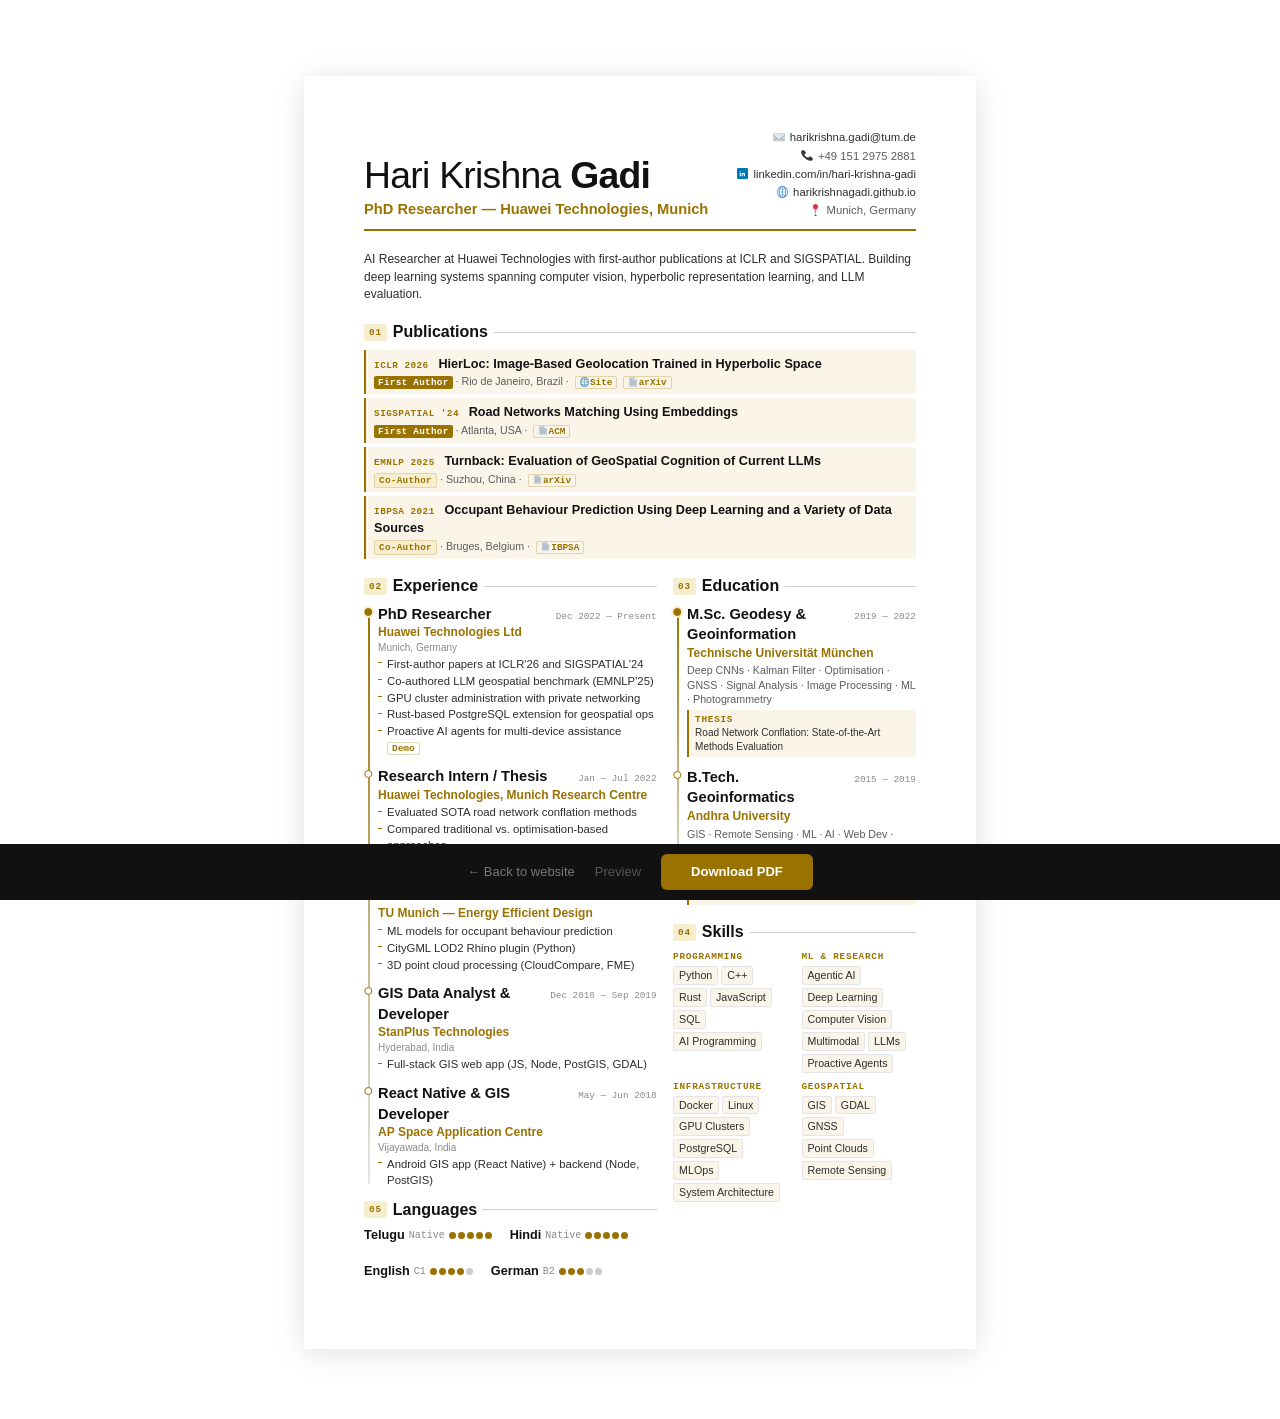
<file: cv.html>
<!DOCTYPE html>
<html lang="en">
<head>
<meta charset="UTF-8">
<title>Hari Krishna Gadi — CV</title>
<style>
  *, *::before, *::after { margin: 0; padding: 0; box-sizing: border-box; }

  @page {
    size: A4;
    margin: 14mm 16mm 12mm 16mm;
  }

  :root {
    --gold: #9a7200;
    --gold-pale: #f7edcf;
    --gold-bg: #faf5e8;
    --ink: #111;
    --ink-2: #2e2e2e;
    --ink-3: #5c5c5c;
    --ink-4: #8a8a8a;
    --rule: #ccc;
    --rule-lt: #e5e5e5;
    --white: #fff;
    --ff: -apple-system, "SF Pro Text", "Helvetica Neue", Helvetica, Arial, sans-serif;
    --fm: "SF Mono", Menlo, Consolas, "Liberation Mono", monospace;
  }

  body {
    font-family: var(--ff);
    font-size: 10pt;
    line-height: 1.4;
    color: var(--ink);
    background: var(--white);
    -webkit-print-color-adjust: exact;
    print-color-adjust: exact;
  }

  a { color: var(--gold); text-decoration: none; }

  /* ── SHEET (screen preview wrapper) ── */
  .sheet {
    width: 100%;
    max-width: 178mm; /* A4 minus margins: 210 - 16 - 16 */
    margin: 0 auto;
  }

  /* ── HEADER ── */
  .h-wrap {
    border-bottom: 2.5px solid var(--gold);
    padding-bottom: 10px;
    margin-bottom: 14px;
  }

  .h-row {
    display: flex;
    justify-content: space-between;
    align-items: flex-end;
  }

  .h-name {
    font-size: 28pt;
    font-weight: 300;
    letter-spacing: -0.02em;
    line-height: 1;
  }
  .h-name strong {
    font-weight: 800;
  }

  .h-title {
    font-size: 11pt;
    font-weight: 600;
    color: var(--gold);
    margin-top: 4px;
  }

  .h-info {
    text-align: right;
    font-size: 8.5pt;
    color: var(--ink-3);
    line-height: 1.6;
  }
  .h-info a { color: var(--ink-2); }

  /* ── ICONS ── */
  .ico {
    display: inline-block;
    width: 1em;
    height: 1em;
    vertical-align: -0.15em;
    margin-right: 2px;
  }

  /* ── SECTIONS ── */
  .s { margin-bottom: 16px; }

  .s-bar {
    display: flex;
    align-items: center;
    gap: 6px;
    margin-bottom: 6px;
  }

  .s-tag {
    font-family: var(--fm);
    font-size: 7pt;
    font-weight: 700;
    color: var(--gold);
    background: var(--gold-pale);
    padding: 2px 5px;
    border-radius: 2px;
    letter-spacing: 0.08em;
  }

  .s-label {
    font-size: 12pt;
    font-weight: 700;
    color: var(--ink);
  }

  .s-rule {
    flex: 1;
    height: 1px;
    background: var(--rule);
  }

  /* ── PUBLICATIONS ── */
  .p-list {
    display: block;
  }

  .p-card {
    display: block;
    padding: 5px 8px;
    border-left: 2.5px solid var(--gold);
    background: var(--gold-bg);
    border-radius: 0 3px 3px 0;
    margin-bottom: 4px;
  }

  .p-top {
    display: block;
  }

  .p-venue {
    font-family: var(--fm);
    font-size: 7pt;
    font-weight: 700;
    color: var(--gold);
    letter-spacing: 0.05em;
    text-transform: uppercase;
    margin-right: 6px;
  }

  .p-name {
    font-size: 9.5pt;
    font-weight: 600;
    color: var(--ink);
    line-height: 1.3;
  }

  .p-sub {
    font-size: 8pt;
    color: var(--ink-3);
    margin-top: 1px;
  }
  .p-author {
    font-family: var(--fm);
    font-size: 7pt;
    font-weight: 700;
    padding: 1px 4px;
    border-radius: 2px;
    letter-spacing: 0.03em;
  }
  .p-author-first {
    color: var(--white);
    background: var(--gold);
  }
  .p-author-co {
    color: var(--gold);
    background: var(--gold-pale);
    border: 1px solid rgba(154,114,0,0.2);
  }
  .p-sub a {
    font-family: var(--fm);
    font-size: 7pt;
    font-weight: 600;
    color: var(--gold);
    border: 1px solid rgba(154,114,0,0.25);
    padding: 0px 4px;
    border-radius: 2px;
    margin-left: 3px;
  }
  .p-sub .ico { margin-right: 1px; }

  /* ── TWO COLUMNS (float-based for WeasyPrint page breaking) ── */
  .two { overflow: hidden; }
  .two-left  { float: left; width: 53%; }
  .two-right { float: right; width: 44%; }

  /* ── TIMELINE ── */
  .tl {
    position: relative;
    padding-left: 14px;
  }

  .tl::after {
    content: "";
    position: absolute;
    left: 3.5px;
    top: 5px;
    bottom: 5px;
    width: 2px;
    background: linear-gradient(180deg, var(--gold) 0%, var(--rule-lt) 100%);
  }

  .t {
    position: relative;
    margin-bottom: 10px;
  }
  .t:last-child { margin-bottom: 0; }

  .t::before {
    content: "";
    position: absolute;
    left: -14px;
    top: 4px;
    width: 8px;
    height: 8px;
    border-radius: 50%;
    border: 1.5px solid var(--gold);
    background: var(--white);
    z-index: 1;
    transform: translateX(0.3px);
  }
  .t:first-child::before {
    background: var(--gold);
    box-shadow: 0 0 0 2px var(--gold-pale);
  }

  .t-row {
    display: flex;
    justify-content: space-between;
    align-items: baseline;
    gap: 6px;
  }

  .t-role {
    font-size: 11pt;
    font-weight: 700;
    color: var(--ink);
  }

  .t-when {
    font-family: var(--fm);
    font-size: 7pt;
    color: var(--ink-4);
    white-space: nowrap;
    flex-shrink: 0;
  }

  .t-org {
    font-size: 9pt;
    font-weight: 600;
    color: var(--gold);
  }

  .t-loc {
    font-size: 7.5pt;
    color: var(--ink-4);
  }

  .t-pts {
    list-style: none;
    margin-top: 2px;
  }

  .t-pts li {
    font-size: 8.5pt;
    color: var(--ink-2);
    padding-left: 9px;
    position: relative;
    line-height: 1.4;
    margin-bottom: 1px;
  }

  .t-pts li::before {
    content: "";
    position: absolute;
    left: 0;
    top: 5.5px;
    width: 4px;
    height: 1px;
    background: var(--gold);
  }

  /* ── EDUCATION ── */
  .e-courses {
    font-size: 8pt;
    color: var(--ink-3);
    line-height: 1.35;
    margin-top: 2px;
  }

  .e-box {
    margin-top: 3px;
    padding: 3px 6px;
    background: var(--gold-bg);
    border-left: 2px solid var(--gold);
    border-radius: 0 2px 2px 0;
  }

  .e-box-tag {
    font-family: var(--fm);
    font-size: 7pt;
    font-weight: 700;
    letter-spacing: 0.08em;
    text-transform: uppercase;
    color: var(--gold);
  }

  .e-box-txt {
    font-size: 7.5pt;
    color: var(--ink-2);
  }

  /* ── SKILLS ── */
  .sk-wrap {
    display: flex;
    flex-wrap: wrap;
    gap: 7px 14px;
  }

  .sk { width: calc(50% - 7px); }

  .sk-cat {
    font-family: var(--fm);
    font-size: 7pt;
    font-weight: 700;
    color: var(--gold);
    letter-spacing: 0.08em;
    text-transform: uppercase;
    margin-bottom: 3px;
  }

  .sk-tags { display: flex; flex-wrap: wrap; gap: 3px; }

  .sk-t {
    font-size: 8pt;
    color: var(--ink-2);
    background: var(--gold-bg);
    border: 1px solid var(--rule-lt);
    padding: 1px 5px;
    border-radius: 2px;
  }

  /* ── LANGUAGES ── */
  .l-row {
    display: flex;
    gap: 18px;
    flex-wrap: wrap;
  }

  .l-item {
    display: flex;
    align-items: center;
    gap: 4px;
  }

  .l-name {
    font-size: 9.5pt;
    font-weight: 600;
    color: var(--ink);
  }

  .l-lvl {
    font-family: var(--fm);
    font-size: 7.5pt;
    color: var(--ink-4);
  }

  .l-dots { display: flex; gap: 2px; }

  .l-dot {
    width: 7px;
    height: 7px;
    border-radius: 50%;
    background: var(--rule);
  }
  .l-dot.f { background: var(--gold); }

  /* ── SCREEN CHROME ── */
  @media screen {
    html { background: #e8e8e8; }
    body { padding: 20mm 16mm 70px 16mm; }
    .sheet {
      max-width: 178mm;
      padding: 14mm 16mm;
      background: #fff;
      box-shadow: 0 4px 30px rgba(0,0,0,0.12);
    }
  }

  .bar {
    position: fixed;
    bottom: 0; left: 0; right: 0;
    height: 56px;
    background: #111;
    display: flex;
    align-items: center;
    justify-content: center;
    gap: 20px;
    z-index: 999;
    font-family: var(--ff);
  }
  .bar a { font-size: 13px; color: #777; }
  .bar a:hover { color: var(--gold); }
  .bar span { font-size: 13px; color: #555; }

  @media print {
    .bar { display: none !important; }
    body { padding: 0; }
    html { background: #fff; }
    .sheet { box-shadow: none; margin: 0; padding: 0; max-width: none; }
  }
</style>
</head>
<body>

<div class="sheet" id="cv">

  <!-- HEADER -->
  <div class="h-wrap">
    <div class="h-row">
      <div>
        <div class="h-name">Hari Krishna <strong>Gadi</strong></div>
        <div class="h-title">PhD Researcher — Huawei Technologies, Munich</div>
      </div>
      <div class="h-info">
        <img class="ico" src="icons/tw-mail.svg" alt=""> <a href="mailto:harikrishna.gadi@tum.de">harikrishna.gadi@tum.de</a><br>
        <img class="ico" src="icons/tw-phone.svg" alt=""> +49 151 2975 2881<br>
        <img class="ico" src="icons/tw-linkedin.svg" alt=""> <a href="https://www.linkedin.com/in/hari-krishna-gadi-b75567138/">linkedin.com/in/hari-krishna-gadi</a><br>
        <img class="ico" src="icons/tw-globe.svg" alt=""> <a href="https://harikrishnagadi.github.io">harikrishnagadi.github.io</a><br>
        <img class="ico" src="icons/tw-location.svg" alt=""> Munich, Germany
      </div>
    </div>
  </div>

  <!-- SUMMARY -->
  <div style="font-size: 9pt; color: var(--ink-2); line-height: 1.45; margin-bottom: 12px; padding: 6px 0;">
    AI Researcher at Huawei Technologies with first-author publications at ICLR and SIGSPATIAL. Building deep learning systems spanning computer vision, hyperbolic representation learning, and LLM evaluation.
  </div>

  <!-- PUBLICATIONS -->
  <div class="s">
    <div class="s-bar">
      <span class="s-tag">01</span>
      <span class="s-label">Publications</span>
      <span class="s-rule"></span>
    </div>
    <div class="p-list">
      <div class="p-card">
        <div class="p-top">
          <span class="p-venue">ICLR 2026</span>
          <span class="p-name">HierLoc: Image-Based Geolocation Trained in Hyperbolic Space</span>
        </div>
        <div class="p-sub"><span class="p-author p-author-first">First Author</span> · Rio de Janeiro, Brazil · <a href="https://harikrishnagadi.github.io/iclr-website/"><img class="ico" src="icons/tw-globe.svg" alt="">Site</a> <a href="https://arxiv.org/abs/2601.23064"><img class="ico" src="icons/tw-paper.svg" alt="">arXiv</a></div>
      </div>
      <div class="p-card">
        <div class="p-top">
          <span class="p-venue">SIGSPATIAL '24</span>
          <span class="p-name">Road Networks Matching Using Embeddings</span>
        </div>
        <div class="p-sub"><span class="p-author p-author-first">First Author</span> · Atlanta, USA · <a href="https://dl.acm.org/doi/epdf/10.1145/3687123.3698283"><img class="ico" src="icons/tw-paper.svg" alt="">ACM</a></div>
      </div>
      <div class="p-card">
        <div class="p-top">
          <span class="p-venue">EMNLP 2025</span>
          <span class="p-name">Turnback: Evaluation of GeoSpatial Cognition of Current LLMs</span>
        </div>
        <div class="p-sub"><span class="p-author p-author-co">Co-Author</span> · Suzhou, China · <a href="https://arxiv.org/abs/2509.18173"><img class="ico" src="icons/tw-paper.svg" alt="">arXiv</a></div>
      </div>
      <div class="p-card">
        <div class="p-top">
          <span class="p-venue">IBPSA 2021</span>
          <span class="p-name">Occupant Behaviour Prediction Using Deep Learning and a Variety of Data Sources</span>
        </div>
        <div class="p-sub"><span class="p-author p-author-co">Co-Author</span> · Bruges, Belgium · <a href="https://publications.ibpsa.org/conference/paper/?id=bs2021_30345"><img class="ico" src="icons/tw-paper.svg" alt="">IBPSA</a></div>
      </div>
    </div>
  </div>

  <!-- TWO COLUMNS -->
  <div class="two">

    <!-- LEFT — EXPERIENCE -->
    <div class="two-left">
      <div class="s">
        <div class="s-bar">
          <span class="s-tag">02</span>
          <span class="s-label">Experience</span>
          <span class="s-rule"></span>
        </div>
        <div class="tl">
          <div class="t">
            <div class="t-row">
              <span class="t-role">PhD Researcher</span>
              <span class="t-when">Dec 2022 — Present</span>
            </div>
            <div class="t-org">Huawei Technologies Ltd</div>
            <div class="t-loc">Munich, Germany</div>
            <ul class="t-pts">
              <li>First-author papers at ICLR'26 and SIGSPATIAL'24</li>
              <li>Co-authored LLM geospatial benchmark (EMNLP'25)</li>
              <li>GPU cluster administration with private networking</li>
              <li>Rust-based PostgreSQL extension for geospatial ops</li>
              <li>Proactive AI agents for multi-device assistance <a href="https://harikrishnagadi.github.io/pagents.html" style="font-family:var(--fm);font-size:7pt;font-weight:600;color:var(--gold);border:1px solid rgba(154,114,0,0.25);padding:0px 4px;border-radius:2px;">Demo</a></li>
            </ul>
          </div>
          <div class="t">
            <div class="t-row">
              <span class="t-role">Research Intern / Thesis</span>
              <span class="t-when">Jan — Jul 2022</span>
            </div>
            <div class="t-org">Huawei Technologies, Munich Research Centre</div>
            <ul class="t-pts">
              <li>Evaluated SOTA road network conflation methods</li>
              <li>Compared traditional vs. optimisation-based approaches</li>
            </ul>
          </div>
          <div class="t">
            <div class="t-row">
              <span class="t-role">Student Research Assistant</span>
              <span class="t-when">Jan 2020 — Jun 2022</span>
            </div>
            <div class="t-org">TU Munich — Energy Efficient Design</div>
            <ul class="t-pts">
              <li>ML models for occupant behaviour prediction</li>
              <li>CityGML LOD2 Rhino plugin (Python)</li>
              <li>3D point cloud processing (CloudCompare, FME)</li>
            </ul>
          </div>
          <div class="t">
            <div class="t-row">
              <span class="t-role">GIS Data Analyst & Developer</span>
              <span class="t-when">Dec 2018 — Sep 2019</span>
            </div>
            <div class="t-org">StanPlus Technologies</div>
            <div class="t-loc">Hyderabad, India</div>
            <ul class="t-pts">
              <li>Full-stack GIS web app (JS, Node, PostGIS, GDAL)</li>
            </ul>
          </div>
          <div class="t">
            <div class="t-row">
              <span class="t-role">React Native & GIS Developer</span>
              <span class="t-when">May — Jun 2018</span>
            </div>
            <div class="t-org">AP Space Application Centre</div>
            <div class="t-loc">Vijayawada, India</div>
            <ul class="t-pts">
              <li>Android GIS app (React Native) + backend (Node, PostGIS)</li>
            </ul>
          </div>
        </div>

        <!-- LANGUAGES (below experience) -->
        <div class="s" style="margin-top: 10px;">
          <div class="s-bar">
            <span class="s-tag">05</span>
            <span class="s-label">Languages</span>
            <span class="s-rule"></span>
          </div>
          <div class="l-row">
            <div class="l-item">
              <span class="l-name">Telugu</span><span class="l-lvl">Native</span>
              <div class="l-dots"><div class="l-dot f"></div><div class="l-dot f"></div><div class="l-dot f"></div><div class="l-dot f"></div><div class="l-dot f"></div></div>
            </div>
            <div class="l-item">
              <span class="l-name">Hindi</span><span class="l-lvl">Native</span>
              <div class="l-dots"><div class="l-dot f"></div><div class="l-dot f"></div><div class="l-dot f"></div><div class="l-dot f"></div><div class="l-dot f"></div></div>
            </div>
            <div class="l-item">
              <span class="l-name">English</span><span class="l-lvl">C1</span>
              <div class="l-dots"><div class="l-dot f"></div><div class="l-dot f"></div><div class="l-dot f"></div><div class="l-dot f"></div><div class="l-dot"></div></div>
            </div>
            <div class="l-item">
              <span class="l-name">German</span><span class="l-lvl">B2</span>
              <div class="l-dots"><div class="l-dot f"></div><div class="l-dot f"></div><div class="l-dot f"></div><div class="l-dot"></div><div class="l-dot"></div></div>
            </div>
          </div>
        </div>

      </div>
    </div>

    <!-- RIGHT — EDUCATION, SKILLS -->
    <div class="two-right">

      <div class="s">
        <div class="s-bar">
          <span class="s-tag">03</span>
          <span class="s-label">Education</span>
          <span class="s-rule"></span>
        </div>
        <div class="tl">
          <div class="t">
            <div class="t-row">
              <span class="t-role">M.Sc. Geodesy & Geoinformation</span>
              <span class="t-when">2019 — 2022</span>
            </div>
            <div class="t-org">Technische Universität München</div>
            <div class="e-courses">Deep CNNs · Kalman Filter · Optimisation · GNSS · Signal Analysis · Image Processing · ML · Photogrammetry</div>
            <div class="e-box">
              <div class="e-box-tag">Thesis</div>
              <div class="e-box-txt">Road Network Conflation: State-of-the-Art Methods Evaluation</div>
            </div>
          </div>
          <div class="t">
            <div class="t-row">
              <span class="t-role">B.Tech. Geoinformatics</span>
              <span class="t-when">2015 — 2019</span>
            </div>
            <div class="t-org">Andhra University</div>
            <div class="e-courses">GIS · Remote Sensing · ML · AI · Web Dev · DBMS · Cartography · Java · C++ · Python</div>
            <div class="e-box">
              <div class="e-box-tag">Project</div>
              <div class="e-box-txt">Real-time traffic analysis via YOLO transfer learning</div>
            </div>
          </div>
        </div>
      </div>

      <div class="s">
        <div class="s-bar">
          <span class="s-tag">04</span>
          <span class="s-label">Skills</span>
          <span class="s-rule"></span>
        </div>
        <div class="sk-wrap">
          <div class="sk">
            <div class="sk-cat">Programming</div>
            <div class="sk-tags">
              <span class="sk-t">Python</span><span class="sk-t">C++</span><span class="sk-t">Rust</span><span class="sk-t">JavaScript</span><span class="sk-t">SQL</span><span class="sk-t">AI Programming</span>
            </div>
          </div>
          <div class="sk">
            <div class="sk-cat">ML & Research</div>
            <div class="sk-tags">
              <span class="sk-t">Agentic AI</span><span class="sk-t">Deep Learning</span><span class="sk-t">Computer Vision</span><span class="sk-t">Multimodal</span><span class="sk-t">LLMs</span><span class="sk-t">Proactive Agents</span>
            </div>
          </div>
          <div class="sk">
            <div class="sk-cat">Infrastructure</div>
            <div class="sk-tags">
              <span class="sk-t">Docker</span><span class="sk-t">Linux</span><span class="sk-t">GPU Clusters</span><span class="sk-t">PostgreSQL</span><span class="sk-t">MLOps</span><span class="sk-t">System Architecture</span>
            </div>
          </div>
          <div class="sk">
            <div class="sk-cat">Geospatial</div>
            <div class="sk-tags">
              <span class="sk-t">GIS</span><span class="sk-t">GDAL</span><span class="sk-t">GNSS</span><span class="sk-t">Point Clouds</span><span class="sk-t">Remote Sensing</span>
            </div>
          </div>
        </div>
      </div>

    </div>
  </div>


</div>

<!-- TOOLBAR -->
<div class="bar" id="toolbar">
  <a href="index.html">← Back to website</a>
  <span>Preview</span>
  <a href="Hari_Krishna_Gadi_CV.pdf" download style="font-family:var(--ff);font-size:13px;font-weight:600;color:#fff;background:var(--gold);border:none;padding:9px 30px;border-radius:6px;text-decoration:none;">Download PDF</a>
</div>

</body>
</html>
</file>
